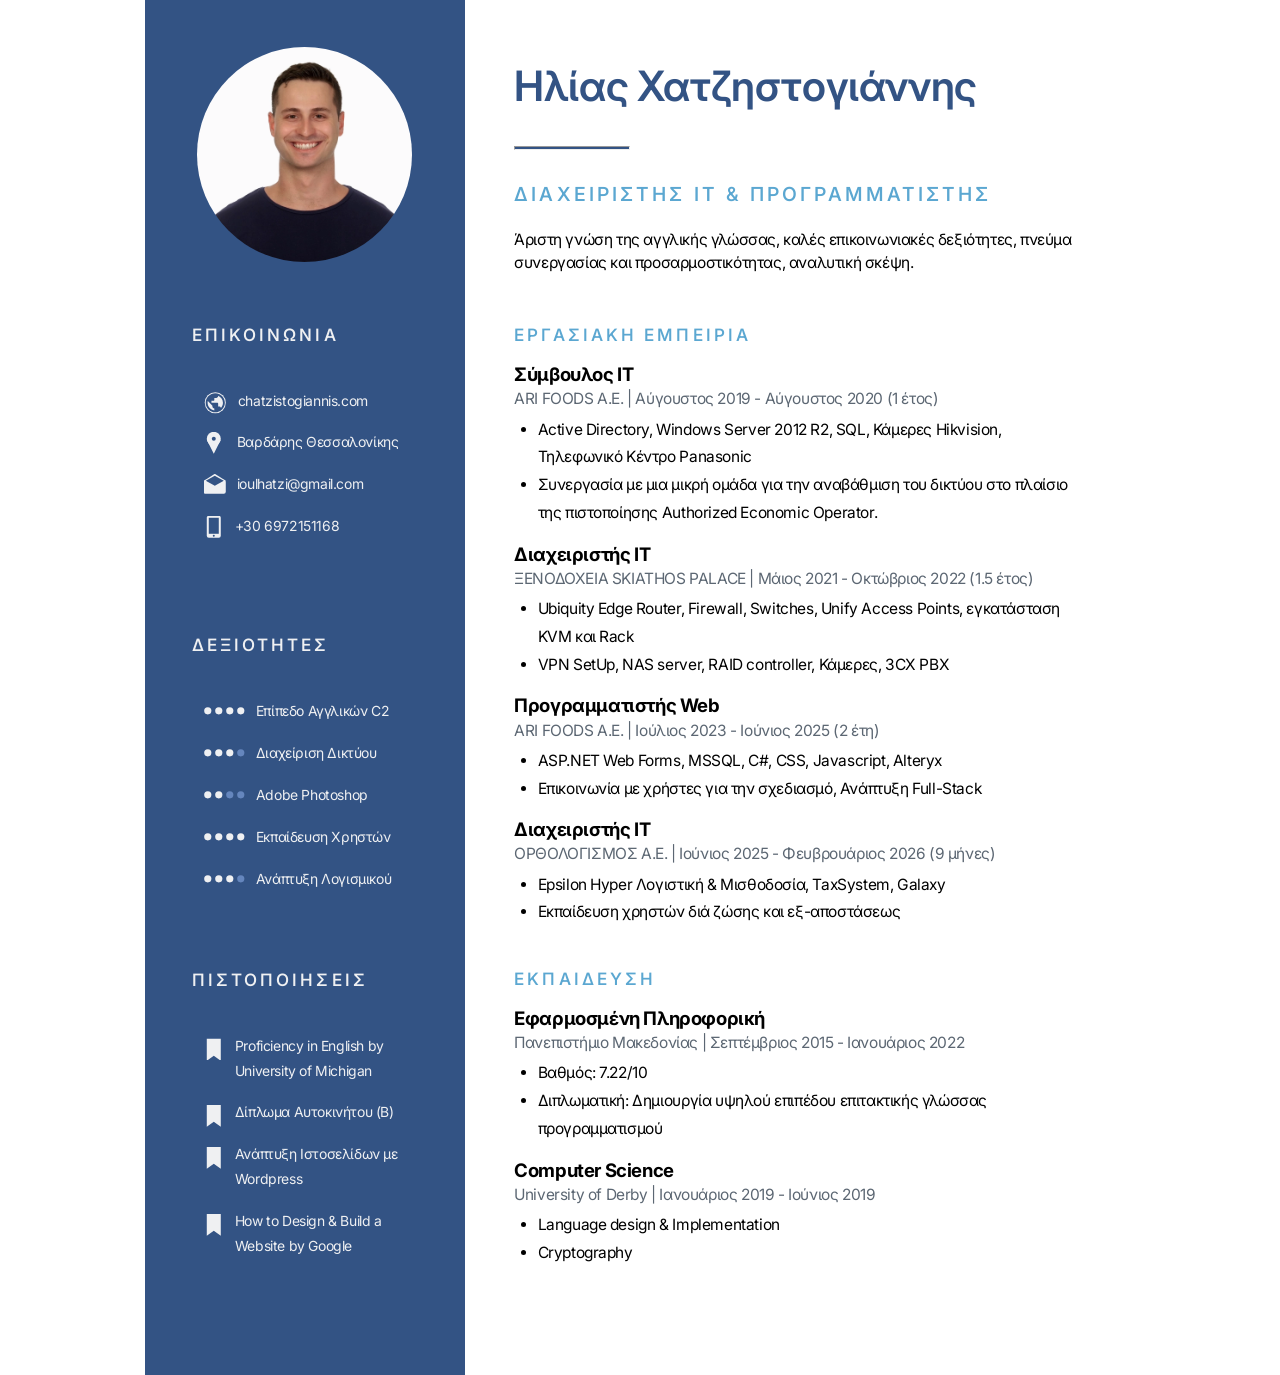
<file: index.html>
<!DOCTYPE HTML>
<html>
	<head>
		<title>Ηλίας Χατζηστογιάννης</title>
		<meta name="description" content="Είμαι ο Ηλίας Χατζηστογιάννης και αυτή η σελίδα είναι το βιογραφικό μου (CV). Είμαι ο Ηλίας Χατζηστογιάννης και αυτή η σελίδα είναι το βιογραφικό μου (CV).">
		<meta name="robots" content="index, nofollow">
		<meta charset="UTF-8">
		<meta name="author" content="Ηλίας Χατζηστογιάννης">
		<meta name="viewport" content="width=device-width, initial-scale=1, user-scalable=no">
		<link rel="stylesheet" href="styles.css">
		<link rel="preconnect" href="https://fonts.googleapis.com">
		<link rel="preconnect" href="https://fonts.gstatic.com" crossorigin>
		<link href="https://fonts.googleapis.com/css2?family=Inter:wght@100..900&display=swap" rel="stylesheet">
	</head>
	<body>
		<div class="container">
			<div class="colgroup">
				<div class="col1 col-bg row1">
					<img src="eikona.webp" alt="Πορτραίτο">
				</div>
				<div class="col2 row1">
					<h1>Ηλίας Χατζηστογιάννης</h1>
					<hr>
					<h2 class="accent">ΔΙΑΧΕΙΡΙΣΤΗΣ IT &amp; ΠΡΟΓΡΑΜΜΑΤΙΣΤΗΣ</h2>
					<p>Άριστη γνώση της αγγλικής γλώσσας, καλές επικοινωνιακές δεξιότητες, πνεύμα συνεργασίας και προσαρμοστικότητας, αναλυτική σκέψη.</p>
				</div>	
			</div>
			<div class="colgroup">
				<div class="col1 col-bg contact">
				<h3>ΕΠΙΚΟΙΝΩΝΙΑ</h3>
				<ul id="ul1">
					<li> <svg width="23" height="24" viewBox="0 0 24 24">
						<circle cx="12" cy="12" r="11" fill="#EFF0F2"/>
						<path d="M12 2C6.48 2 2 6.48 2 12s4.48 10 10 10 10-4.48 10-10S17.52 2 12 2zm-1 17.93c-3.95-.49-7-3.85-7-7.93 0-.62.08-1.21.21-1.79L9 15v1c0 1.1.9 2 2 2v1.93zm6.9-2.54c-.26-.81-1-1.39-1.9-1.39h-1v-3c0-.55-.45-1-1-1H8v-2h2c.55 0 1-.45 1-1V7h2c1.1 0 2-.9 2-2v-.41c2.93 1.19 5 4.06 5 7.41 0 2.08-.8 3.97-2.1 5.39z" fill="#335384"/>
					</svg>chatzistogiannis.com</li>
					<li>
					<svg width="22" height="22"><circle cx="10" cy="7" r="7" fill="#EFF0F2"/>
					<circle cx="10" cy="7" r="2" fill="#335384"/>
					<polygon points="3,8 10,12 17,8 10,22" fill="#EFF0F2"/></svg>
					Βαρδάρης Θεσσαλονίκης</li>
					<li><svg width="22" height="20"><rect x="0" y="6" rx="2" ry="2" width="22" height="14" fill="#EFF0F2"/>
					<polygon points="0,7 11,0 22,7" fill="#EFF0F2"/>
					<polygon points="2,7 11,2 20,7 11,12" fill="#335384"/></svg>ioulhatzi@gmail.com</li>
					<li><svg width="20" height="22"><rect x="3" y="0" rx="2" ry="2" width="14" height="22" fill="#EFF0F2"/>
					<rect x="5" y="2" width="10" height="16" fill="#335384"/>
					<circle cx="10" cy="20" r="1" fill="#335384"/>
					</svg>+30 6972151168</li>
				</ul>
				</div>			
				<div class="col2 exp">
						<h3 class="accent">ΕΡΓΑΣΙΑΚΗ ΕΜΠΕΙΡΙΑ</h3>
						<p><strong>Σύμβουλος IT</strong></br><span>ARI FOODS A.E. | Αύγουστος 2019 - Αύγουστος 2020 (1 έτος)</span></p>
						<ul>
							<li>Active Directory, Windows Server 2012 R2, SQL, Κάμερες Hikvision, Τηλεφωνικό Κέντρο Panasonic</li>
							<li>Συνεργασία με μια μικρή ομάδα για την αναβάθμιση του δικτύου στο πλαίσιο της πιστοποίησης Authorized Economic Operator.</li>
						</ul>
						<p><strong>Διαχειριστής IT</strong></br><span>ΞΕΝΟΔΟΧΕΙΑ SKIATHOS PALACE | Μάιος 2021 - Οκτώβριος 2022 (1.5 έτος)</span></p>
						<ul>
							<li>Ubiquity Edge Router, Firewall, Switches, Unify Access Points, εγκατάσταση KVM και Rack</li>
							<li>VPN SetUp, NAS server, RAID controller, Κάμερες, 3CX PBX</li>
						</ul>
						<p><strong>Προγραμματιστής Web</strong></br><span>ARI FOODS A.E. | Ιούλιος 2023 - Ιούνιος 2025 (2 έτη)</span></p>
						<ul>
							<li>ASP.NET Web Forms, MSSQL, C#, CSS, Javascript, Alteryx</li>
							<li>Επικοινωνία με χρήστες για την σχεδιασμό, Ανάπτυξη Full-Stack</li>
						</ul>
						<p><strong>Διαχειριστής IT</strong></br><span>ΟΡΘΟΛΟΓΙΣΜΟΣ Α.Ε. | Ιούνιος 2025 - Φευβρουάριος 2026 (9 μήνες)</span></p>
						<ul>
							<li>Epsilon Hyper Λογιστική &amp; Μισθοδοσία, TaxSystem, Galaxy</li>
							<li>Εκπαίδευση χρηστών διά ζώσης και εξ-αποστάσεως</li>						</ul>
				</div>
			</div>
			<div class="colgroup">
				<div class="col1 col-bg skills">
					<h3>ΔΕΞΙΟΤΗΤΕΣ</h3>
					<ul id="ul2">
						<li><svg width="41" height="15"><circle cx="4" cy="7" r="3.6" fill="#EFF0F2"/>
						<circle cx="15" cy="7" r="3.6" fill="#EFF0F2"/>
						<circle cx="26" cy="7" r="3.6" fill="#EFF0F2"/>
						<circle cx="37" cy="7" r="3.6" fill="#EFF0F2"/>
						</svg>Επίπεδο Αγγλικών C2</li>
						<li><svg width="41" height="15"><circle cx="4" cy="7" r="3.6" fill="#EFF0F2"/>
						<circle cx="15" cy="7" r="3.6" fill="#EFF0F2"/>
						<circle cx="26" cy="7" r="3.6" fill="#EFF0F2"/>
						<circle cx="37" cy="7" r="3.6" fill="#6586BD"/>
						</svg>Διαχείριση Δικτύου</li>
						<li><svg width="41" height="15"><circle cx="4" cy="7" r="3.6" fill="#EFF0F2"/>
						<circle cx="15" cy="7" r="3.6" fill="#EFF0F2"/>
						<circle cx="26" cy="7" r="3.6" fill="#6586BD"/>
						<circle cx="37" cy="7" r="3.6" fill="#6586BD"/>
						</svg><span style="white-space: nowrap;">Adobe Photoshop</span></li>
						<li><svg width="41" height="15"><circle cx="4" cy="7" r="3.6" fill="#EFF0F2"/>
						<circle cx="15" cy="7" r="3.6" fill="#EFF0F2"/>
						<circle cx="26" cy="7" r="3.6" fill="#EFF0F2"/>
						<circle cx="37" cy="7" r="3.6" fill="#EFF0F2"/>
						</svg>Εκπαίδευση Χρηστών</li>
						<li><svg width="41" height="15"><circle cx="4" cy="7" r="3.6" fill="#EFF0F2"/>
						<circle cx="15" cy="7" r="3.6" fill="#EFF0F2"/>
						<circle cx="26" cy="7" r="3.6" fill="#EFF0F2"/>
						<circle cx="37" cy="7" r="3.6" fill="#6586BD"/>
						</svg>Ανάπτυξη Λογισμικού</li>
					</ul>
				</div>
				
				<div class="col2 training">
					<h3 class="accent">ΕΚΠΑΙΔΕΥΣΗ</h3>
					<p><strong>Εφαρμοσμένη Πληροφορική</strong></br><span>Πανεπιστήμιο Μακεδονίας | Σεπτέμβριος 2015 - Ιανουάριος 2022</span></p>
					<ul>
						<li>Βαθμός: 7.22/10</li>
						<li>Διπλωματική: Δημιουργία υψηλού επιπέδου επιτακτικής γλώσσας προγραμματισμού</li>
					</ul>
					<p><strong>Computer Science</strong></br><span>University of Derby | Ιανουάριος 2019 - Ιούνιος 2019</span></p>
					<ul>
						<li>Language design &amp; Implementation</li>
						<li>Cryptography</li>						
					</ul>
				</div>
			
			</div>
			<div class="colgroup">

					<div class="col1 col-bg certs">
					<h3>ΠΙΣΤΟΠΟΙΗΣΕΙΣ</h3>
					<ul id="ul3">
						<li><svg width="20" height="22">
						<polygon points="3,0 17,0 17,22 10,17 3,22" fill="#EFF0F2"/>
						</svg>Proficiency in English by University of Michigan</li>
						<li><svg width="20" height="22">
						<polygon points="3,0 17,0 17,22 10,17 3,22" fill="#EFF0F2"/>
						</svg>Δίπλωμα Αυτοκινήτου (Β)</li>
						<li><svg width="20" height="22">
						<polygon points="3,0 17,0 17,22 10,17 3,22" fill="#EFF0F2"/>
						</svg>Ανάπτυξη Ιστοσελίδων με Wordpress</li>
						<li><svg width="20" height="22">
						<polygon points="3,0 17,0 17,22 10,17 3,22" fill="#EFF0F2"/>
						</svg>How to Design &amp; Build a Website by Google</li>
					</ul>
					</div>
					<div class="col2 empty">
					</div>
			</div>			

		</div>
		<script type="text/javascript">
			var ul1 = document.querySelector("#ul1");
			var ul2 = document.querySelector("#ul2");
			var ul3 = document.querySelector("#ul3");
			var windowheight = window.innerHeight;
			window.addEventListener('scroll', reveal);
			function reveal(){
				var revealtop1 = ul1.getBoundingClientRect().top;
				var revealtop2 = ul2.getBoundingClientRect().top;
				var revealtop3 = ul3.getBoundingClientRect().top;
				var revealpoint = 90;
				if (revealtop1 < windowheight - revealpoint){
					ul1.classList.add('ul1');
				}
				if (revealtop2 < windowheight - revealpoint){
					ul2.classList.add('ul2');
				}
				if (revealtop3 < windowheight + 50){
					ul3.classList.add('ul3');
				}
			}
		</script>
	</body>
</html>
</file>
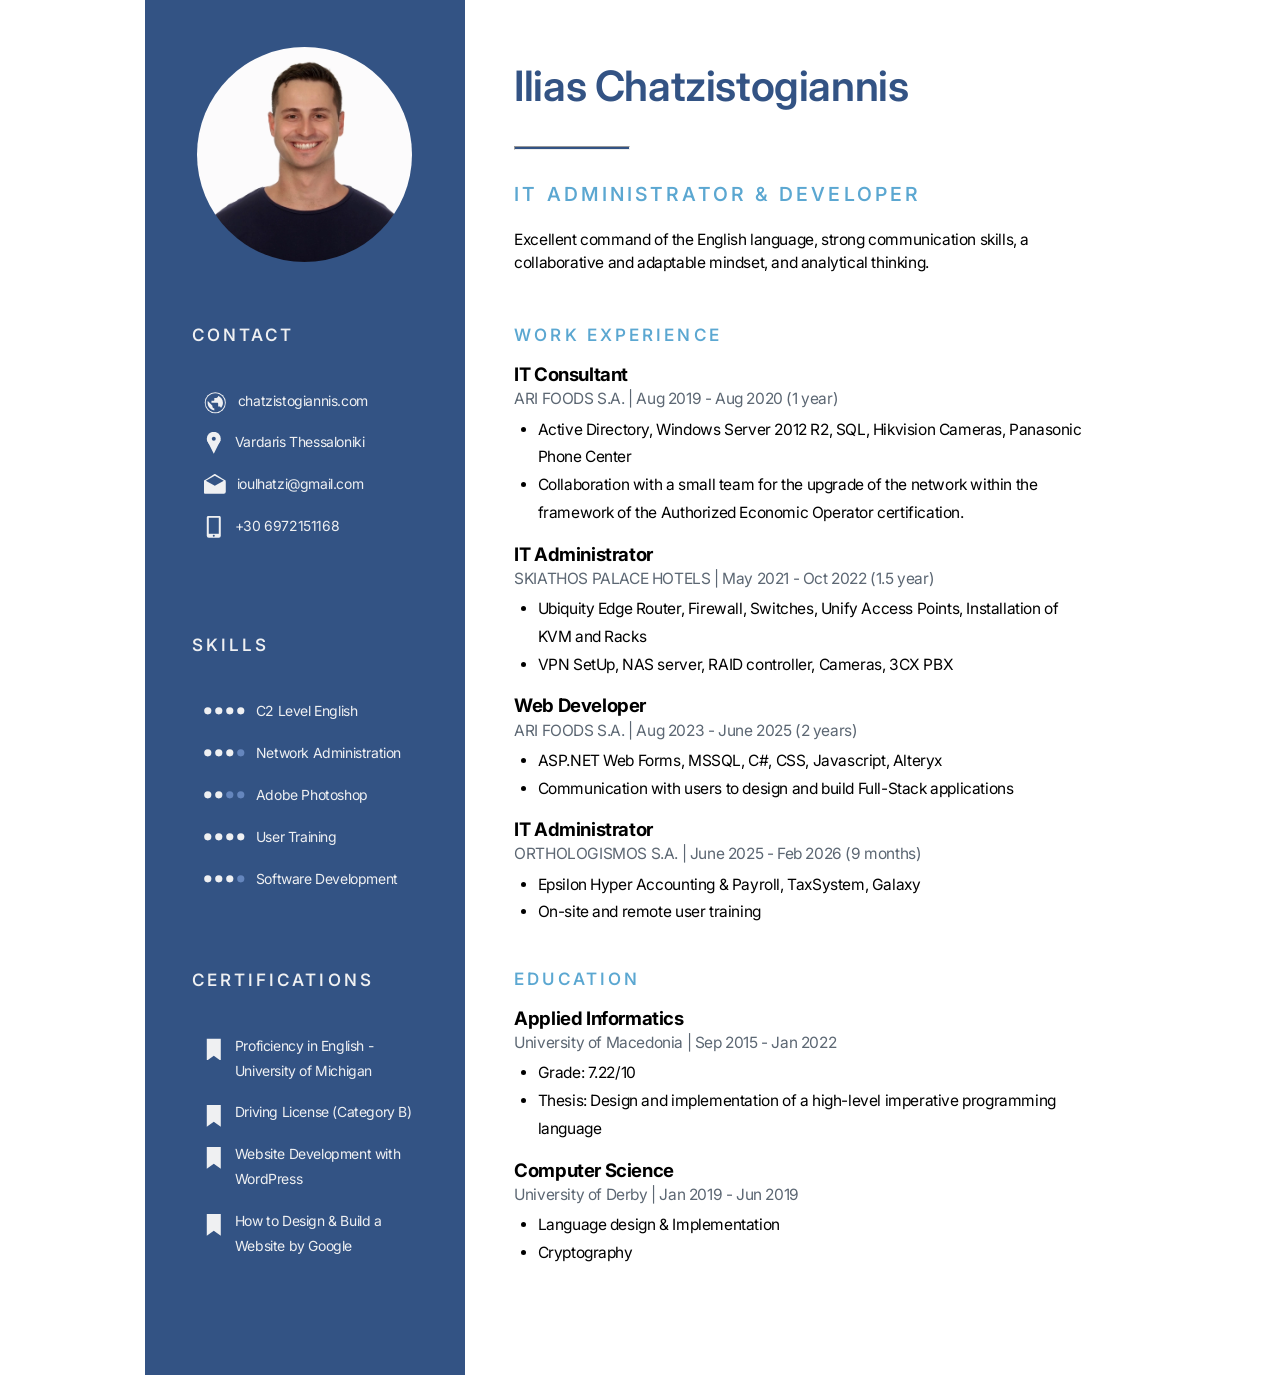
<file: index_en.html>
<!DOCTYPE HTML>
<html>
	<head>
		<title>Ilias Chatzistogiannis</title>
		<meta name="description" content="I am Ilias Chatzistogiannis and this page is my bio (CV). I am Ilias Chatzistogiannis and this page is my bio (CV).">
		<meta name="robots" content="index, nofollow">
		<meta charset="UTF-8">
		<meta name="author" content="Ilias Chatzistogiannis">
		<meta name="viewport" content="width=device-width, initial-scale=1, user-scalable=no">
		<link rel="stylesheet" href="styles.css">
		<link rel="preconnect" href="https://fonts.googleapis.com">
    <link rel="preconnect" href="https://fonts.gstatic.com" crossorigin>
    <link href="https://fonts.googleapis.com/css2?family=Inter:wght@100..900&display=swap" rel="stylesheet">
	</head>
	<body>
		<div class="container">
			<div class="colgroup">
				<div class="col1 col-bg row1">
					<img src="eikona.webp" alt="Portrait">
				</div>
				<div class="col2 row1">
					<h1>Ilias Chatzistogiannis</h1>
					<hr>
					<h2 class="accent">IT ADMINISTRATOR &amp; DEVELOPER</h2>
					<p>Excellent command of the English language, strong communication skills, a collaborative and adaptable mindset, and analytical thinking.</p>
				</div>	
			</div>
			<div class="colgroup">
				<div class="col1 col-bg contact">
				<h3>CONTACT</h3>
				<ul id="ul1">
					<li> <svg width="23" height="24" viewBox="0 0 24 24">
						<circle cx="12" cy="12" r="11" fill="#EFF0F2"/>
						<path d="M12 2C6.48 2 2 6.48 2 12s4.48 10 10 10 10-4.48 10-10S17.52 2 12 2zm-1 17.93c-3.95-.49-7-3.85-7-7.93 0-.62.08-1.21.21-1.79L9 15v1c0 1.1.9 2 2 2v1.93zm6.9-2.54c-.26-.81-1-1.39-1.9-1.39h-1v-3c0-.55-.45-1-1-1H8v-2h2c.55 0 1-.45 1-1V7h2c1.1 0 2-.9 2-2v-.41c2.93 1.19 5 4.06 5 7.41 0 2.08-.8 3.97-2.1 5.39z" fill="#335384"/>
					</svg>chatzistogiannis.com</li>
					<li>
					<svg width="20" height="22"><circle cx="10" cy="7" r="7" fill="#EFF0F2"/>
					<circle cx="10" cy="7" r="2" fill="#335384"/>
					<polygon points="3,8 10,12 17,8 10,22" fill="#EFF0F2"/></svg>
					Vardaris Thessaloniki</li>
					<li><svg width="22" height="20"><rect x="0" y="6" rx="2" ry="2" width="22" height="14" fill="#EFF0F2"/>
					<polygon points="0,7 11,0 22,7" fill="#EFF0F2"/>
					<polygon points="2,7 11,2 20,7 11,12" fill="#335384"/></svg>ioulhatzi@gmail.com</li>
					<li><svg width="20" height="22"><rect x="3" y="0" rx="2" ry="2" width="14" height="22" fill="#EFF0F2"/>
					<rect x="5" y="2" width="10" height="16" fill="#335384"/>
					<circle cx="10" cy="20" r="1" fill="#335384"/>
					</svg>+30 6972151168</li>
				</ul>
				</div>			
				<div class="col2 exp">
						<h3 class="accent">WORK EXPERIENCE</h3>
						<p><strong>IT Consultant</strong></br><span>ARI FOODS S.A. | Aug 2019 - Aug 2020 (1 year)</span></p>
						<ul>
							<li>Active Directory, Windows Server 2012 R2, SQL, Hikvision Cameras, Panasonic Phone Center</li>
							
							<li>Collaboration with a small team for the upgrade of the network within the framework of the Authorized Economic Operator certification.</li>
						</ul>
						<p><strong>IT Administrator</strong></br><span>SKIATHOS PALACE HOTELS | May 2021 - Oct 2022 (1.5 year)</span></p>
						<ul>
							<li>Ubiquity Edge Router, Firewall, Switches, Unify Access Points, Installation of KVM and Racks</li>
							<li>VPN SetUp, NAS server, RAID controller, Cameras, 3CX PBX</li>
						</ul>
						<p><strong>Web Developer</strong></br><span>ARI FOODS S.A. | Aug 2023 - June 2025 (2 years)</span></p>
						<ul>
							<li>ASP.NET Web Forms, MSSQL, C#, CSS, Javascript, Alteryx</li>
							<li>Communication with users to design and build Full-Stack applications</li>
						</ul>
						<p><strong>IT Administrator</strong></br><span>ORTHOLOGISMOS S.A. | June 2025 - Feb 2026 (9 months)</span></p>
						<ul>
							<li>Epsilon Hyper Accounting &amp; Payroll, TaxSystem, Galaxy</li>
							<li>On-site and remote user training</li>					</ul>
				</div>
			</div>
			<div class="colgroup">
				<div class="col1 col-bg skills">
					<h3>SKILLS</h3>
					<ul id="ul2">
						<li><svg width="41" height="15"><circle cx="4" cy="7" r="3.6" fill="#EFF0F2"/>
						<circle cx="15" cy="7" r="3.6" fill="#EFF0F2"/>
						<circle cx="26" cy="7" r="3.6" fill="#EFF0F2"/>
						<circle cx="37" cy="7" r="3.6" fill="#EFF0F2"/>
						</svg>C2 Level English</li>
						<li><svg width="41" height="15"><circle cx="4" cy="7" r="3.6" fill="#EFF0F2"/>
						<circle cx="15" cy="7" r="3.6" fill="#EFF0F2"/>
						<circle cx="26" cy="7" r="3.6" fill="#EFF0F2"/>
						<circle cx="37" cy="7" r="3.6" fill="#6586BD"/>
						</svg>Network Administration</li>
						<li><svg width="41" height="15"><circle cx="4" cy="7" r="3.6" fill="#EFF0F2"/>
						<circle cx="15" cy="7" r="3.6" fill="#EFF0F2"/>
						<circle cx="26" cy="7" r="3.6" fill="#6586BD"/>
						<circle cx="37" cy="7" r="3.6" fill="#6586BD"/>
						</svg><span style="white-space: nowrap;">Adobe Photoshop</span></li>
						<li><svg width="41" height="15"><circle cx="4" cy="7" r="3.6" fill="#EFF0F2"/>
						<circle cx="15" cy="7" r="3.6" fill="#EFF0F2"/>
						<circle cx="26" cy="7" r="3.6" fill="#EFF0F2"/>
						<circle cx="37" cy="7" r="3.6" fill="#EFF0F2"/>
						</svg>User Training</li>
						<li><svg width="41" height="15"><circle cx="4" cy="7" r="3.6" fill="#EFF0F2"/>
						<circle cx="15" cy="7" r="3.6" fill="#EFF0F2"/>
						<circle cx="26" cy="7" r="3.6" fill="#EFF0F2"/>
						<circle cx="37" cy="7" r="3.6" fill="#6586BD"/>
						</svg>Software Development</li>
					</ul>
				</div>
				
				<div class="col2 training">
					<h3 class="accent">EDUCATION</h3>
					<p><strong>Applied Informatics</strong></br><span>University of Macedonia | Sep 2015 - Jan 2022</span></p>
					<ul>
						<li>Grade: 7.22/10</li>
						<li>Thesis: Design and implementation of a high-level imperative programming language</li>
					</ul>
					<p><strong>Computer Science</strong></br><span>University of Derby | Jan 2019 - Jun 2019</span></p>
					<ul>
						<li>Language design &#38; Implementation</li>
						<li>Cryptography</li>
					</ul>
				</div>
			
			</div>
			<div class="colgroup">

					<div class="col1 col-bg certs">
					<h3>CERTIFICATIONS</h3>
					<ul id="ul3">
						<li><svg width="20" height="22">
						<polygon points="3,0 17,0 17,22 10,17 3,22" fill="#EFF0F2"/>
						</svg>Proficiency in English - University of Michigan</li>
						<li><svg width="20" height="22">
						<polygon points="3,0 17,0 17,22 10,17 3,22" fill="#EFF0F2"/>
						</svg>Driving License (Category B)</li>
						<li><svg width="20" height="22">
						<polygon points="3,0 17,0 17,22 10,17 3,22" fill="#EFF0F2"/>
						</svg>Website Development with WordPress</li>
						<li><svg width="20" height="22">
						<polygon points="3,0 17,0 17,22 10,17 3,22" fill="#EFF0F2"/>
						</svg>How to Design &amp; Build a Website by Google</li>
					</ul>
					</div>
					<div class="col2 empty">
					</div>
			</div>			

		</div>
		<script type="text/javascript">
			var ul1 = document.querySelector("#ul1");
			var ul2 = document.querySelector("#ul2");
			var ul3 = document.querySelector("#ul3");
			var windowheight = window.innerHeight;
			window.addEventListener('scroll', reveal);
			function reveal(){
				var revealtop1 = ul1.getBoundingClientRect().top;
				var revealtop2 = ul2.getBoundingClientRect().top;
				var revealtop3 = ul3.getBoundingClientRect().top;
				var revealpoint = 90;
				if (revealtop1 < windowheight - revealpoint){
					ul1.classList.add('ul1');
				}
				if (revealtop2 < windowheight - revealpoint){
					ul2.classList.add('ul2');
				}
				if (revealtop3 < windowheight + 50){
					ul3.classList.add('ul3');
				}
			}
		</script>
	</body>
</html>
</file>
<file: styles.css>
@font-face {
    font-family: 'Inter';
    src: url('Inter-VariableFont.ttf') format('truetype');
    font-weight: 100 900;    /* Variable range: covers thin to black */
    font-style: normal;
    font-display: swap;      /* Improves loading performance */
}

html{
	font-size: 15.5px;
}


body {
	margin: 0;
	font-family: 'Inter', sans-serif;
	padding: 0;
	line-height: 1.5rem;
	overflow-x: hidden;
	letter-spacing: -0.4px;
}

h1 {
	font-size: clamp(0.8rem , 0.2rem + 3.4vw, 2.7rem);
	color: #335384;
	font-weight: 600;
	line-height: 1.5em;
	white-space: pre;
	margin-block-start: 16px;
}

hr{
	background-color: #335384;
	width: 20%;
	height: 2px;
	margin-left: 0;
	margin-bottom: 1rem;
	animation: slide 1.7s 1 forwards;
}

@keyframes slide {
  from {
    transform: translateX(420%);
	opacity: 0.05;
  }
  to {
    transform: translateX(0%);
	opacity: 1;
  }
}

strong{
	font-size: 1.2rem;
}

h2, h3 {	
	white-space: nowrap;
	font-weight: 550;
}

h2 {
	letter-spacing: 0.2rem;
	font-size: clamp(0.6rem , 0.1rem + 3vw, 1.25rem);
	line-height: 3em;
	margin-block: 0px;
}

h3 {
	letter-spacing: 0.2rem;
	font-size: 1.1rem;
}

.accent {
	color: #5BA7D1;
}

p span {
	color: #5c6773;
}

.col-bg {
	background-color: #335384;
	color: #EFF0F2;
} 

.col1 {
	width: 25%;
	padding: 2rem 3rem 0px 3rem;
}

.col2 {
	width: 63%;
	padding: 2em 3.2em;
}

.col2.row1 p {
	margin-block-start: 5px;
}

/* Layout */

.container{
	margin: 0 auto;
	width: 100%;
	max-width: 990px;
}

.colgroup{
	display: flex;
	justify-content: space-between;
}

img{
	width: 95%;
	height: auto;
	border-radius: 50%;
	display: block;
    margin: 0px auto;
	aspect-ratio: 1 / 1;
    object-fit: cover;
	object-position: top center;
}

ul{
	padding: 0.5rem 0rem 0.5rem 1rem;
	line-height: 1.8em;
}

#ul2 li svg , #ul3 li svg{
	padding-bottom: 0px;
	margin-top: 3px;
}


.col2 ul{
	padding: 0 0 0 1.5em;
}

.col1 ul{
	font-size: 0.9rem;
	list-style-type: none;
	padding-left: 0.6rem;
}

.col1 ul li{
	margin: 1.2em 0;
}

.col2 ul > li::marker {
  font-weight: 900;
}

svg {
	padding: 0.2em 0.8em 0.3em 0.2em;
	display: inline-block;
	vertical-align: middle;
	float: left; 
}

.row1{
	padding-top: 2.5rem;
}

.row1.col1{
	padding-top: 3rem;
}

.contact {
	margin-bottom: -15em;
	margin-top: -3rem;
}

.exp {
	margin-top: -3rem;
}

.exp p, .training p{
	margin-block-end: 0px;
}

.exp ul, .training ul{
	margin-block-start: 5px;
}

.skills{
	margin-top: -25rem;
}

.certs {
	margin-top: -25.4rem;
}

.training {
	margin-top: -3.5rem;
}



@media (max-width: 946px){	
	html, body {
		width: 100%;
		height: 100%;
		margin: 0px;
		padding: 0px;
	}
	
	.colgroup{
		flex-direction: column;
		width: 100%;
	}
	
	.contact, .exp, .skills, .training, .certs, .row1{
		margin: 0;
		width: 100%;
		padding: 2em 0;
		max-width: 946px;
	}	
	
	img{
		width: 30%;
		padding: 0;
	}
	
	hr{
		opacity: 0.05;
		margin-left: 40%;
		animation: rota 1.6s 1 forwards;
	}
	
	body {
		text-align: center;
	}
	
	.container{
		max-width: 946px;
	}
	
	.col2.training ul {
		list-style-type: none;
	}

	.col2.training ul li {
		list-style-type: none;
	}
	
	.col2 ul{
		padding: 0 0 2em 1.5em;
	}

	
	svg , ul > li::marker {
		float: none; 	
	}
	
	#ul2 li svg{
		padding-bottom: 3px;
		margin-top: 0px;
	}
	
	svg {
		padding: 0.1em 0.5em 0.15em 0em;
	}
	
	.empty{
		display: none;
	}
	
	h1 {
		font-size: clamp(1.55rem , 0.5rem + 4.4vw, 2.55rem);
		line-height: 1em;
	}
	
	h2 {
		letter-spacing: 0.6rem;
		font-size: 1.1rem;
		white-space: normal;
		line-height: 1.5rem;
		font-weight: 550;
	}
	
	
	
	@keyframes rota {
	  from {
		transform: rotate(0deg);
		opacity: 0.05;
	  }
	  to {
		transform: rotate(360deg);
		opacity: 1;
	  }
	}
	
	p {
		width:88%;
		margin: auto;
	}
	ul {
		width:75%;
		margin: auto;
	}
	
	#ul1 {
		line-height: 1.5em;
		padding: 0.2em 1em;
		opacity: 0;
		transform: translateX(120%);
	}
	
	.ul1 {
		animation: slide 1.2s ease forwards;
	}
	@keyframes slide {
		from {
			transform: translateX(120%);
			opacity: 0.3;
		}
		to {
			transform: translateX(0%);
			opacity: 1;
		}
	}
	
	#ul2 {
		opacity: 0;
		transform: translateX(-120%);
	}
	
	.ul2 {
		animation: slide2 1.2s ease forwards;
	}
	@keyframes slide2 {
		from {
			transform: translateX(-120%);
			opacity: 0.3;
		}
		to {
			transform: translateX(0%);
			opacity: 1;
		}
	}
	
	#ul3 {
		opacity: 0;
		transform: translateY(120%);
	}
	
	.ul3 {
		animation: slide3 1.2s ease forwards;
	}
	@keyframes slide3 {
		from {
			transform: translateY(120%);
			opacity: 0.3;
		}
		to {
			transform: translateY(0%);
			opacity: 1;
		}
	}

	
}

@media print {
	html{
		width: 100%!important;
		zoom: 90%;
	}
	
	#ul1 {
		transform: translateX(0%);
		opacity: 1;
	  }
	  #ul2 {
		transform: translateX(0%);
		opacity: 1;
	  }
	  #ul3 {
		transform: translateY(0%);
		opacity: 1;
	  }
	  hr {
		transform: translateX(0%);
		opacity: 1;
	  }
	
  hr {
    transform: none;
    opacity: 1;
    animation: none;
  }
  
  .contact{
	  padding-top: 1rem;
  }
  
  
  .exp {
	margin-top: 0rem;
}
  
  img{
	width: 80%!important;
	height: auto;
	border-radius: 50%;
	display: block;
    margin: 0px auto;
	aspect-ratio: 1 / 1;
	padding-bottom:5px;
}
  
	.skills{
		margin-top: -22rem!important;
	}
	.skills svg{
		display:none;
	}

	.certs {
		margin-top: -23rem!important;
		padding-bottom: 3rem;
		box-shadow: 0px 100px 0px #335384;
}		
  
  .training {
	margin-top: 0rem;
}


.col2.training ul {
		list-style-type: unset;
	}

	.col2.training ul li {
		list-style-type: unset;
	}

  .col1 ul{
	font-size: 0.9rem;
	list-style-type: none;
	padding-left: 0px!important;
	transform: none;
    opacity: 1;
    animation: none;
}
	
  .colgroup {
    display: flex;
    flex-direction: row;
    justify-content: space-between;
  }
  .col1 {
    width: 28%;
    padding: 0.3rem 1rem 0 2rem;
	background-color: #335384;
	color: #EFF0F2;
	overflow-x: hidden;
  }
  

  
  .col2 {
    width: 63%;
    padding: 1rem 0 0 2rem!important;
  }
	
  .col2 ul{
	padding: 0 0 0 1em;
}
  
  img {
    width: 95%;
  }
  body {
    text-align: left;
  }
  svg {
    float: left;
  }
  
  h2, h3 {	
		white-space: nowrap;
		font-weight: 550;
	}

	h2 {
		letter-spacing: 0.2rem;
		font-size: clamp(0.6rem , 0.1rem + 3vw, 1.25rem);
		line-height: 3em;
	}

	h3 {
		letter-spacing: 0.2rem;
		font-size: 1.1rem;
	}
}
</file>
